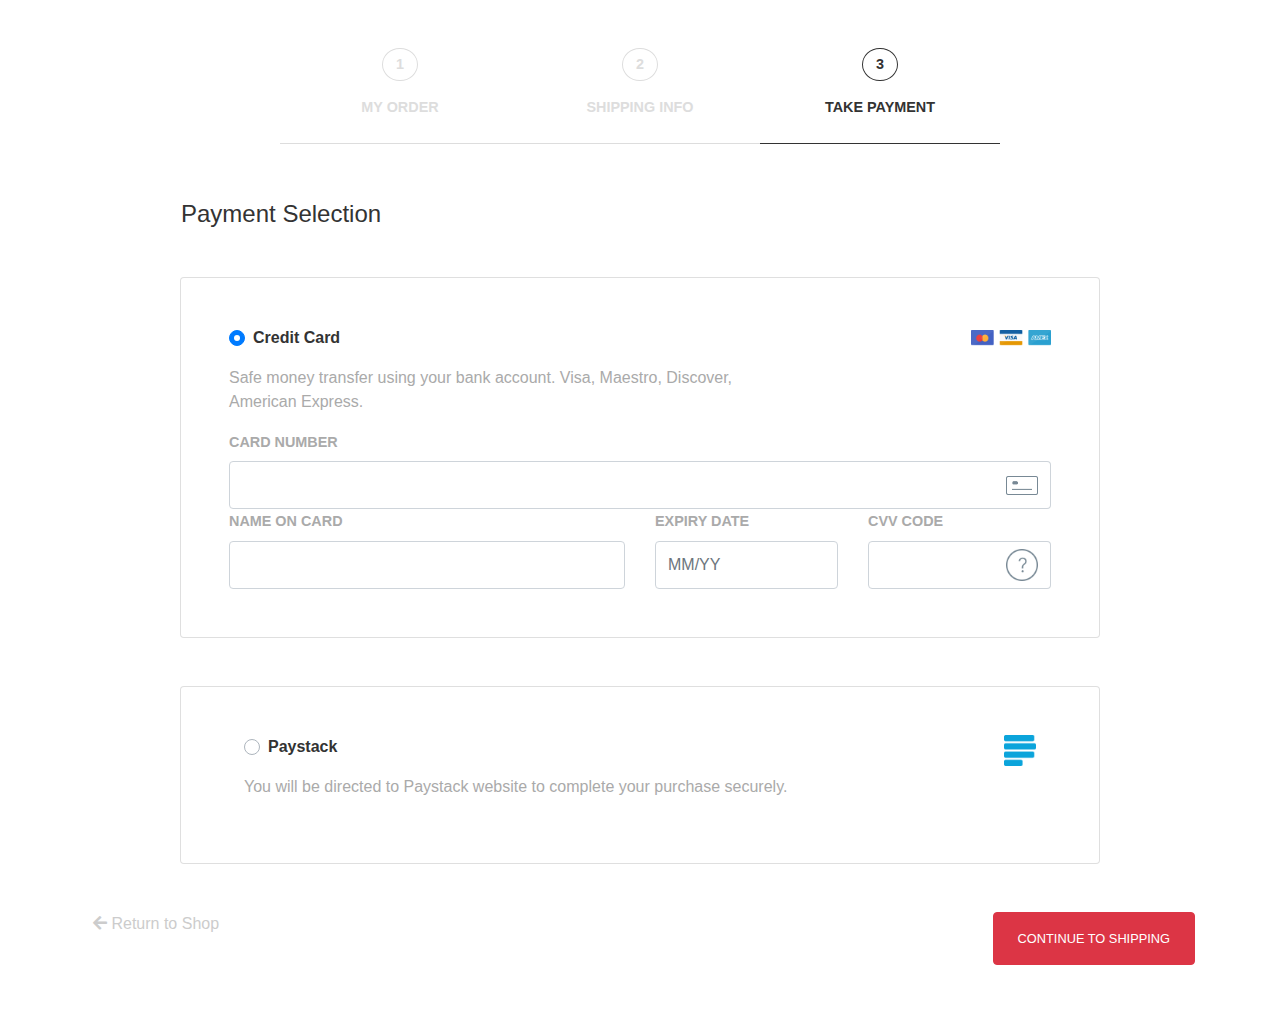
<file: payment-page3.html>
<!DOCTYPE html>
<html lang="en">
<head>
    <meta charset="UTF-8">
    <meta name="viewport" content="width=device-width, initial-scale=1.0">
    <title>E-commerce</title>
    <link rel="stylesheet" href="plugins/bootstrap/css/bootstrap.min.css">
    <link rel="stylesheet" href="plugins/fontawesome/css/all.min.css">
    <link rel="stylesheet" href="paymentPage.css">
</head>
<body>
    <main id="payment">
        <section>
            <div class="navbar navbar-expand pt-5 justify-content-center">
                <div class="row ">
                    <div class="col-12 ml-auto mr-auto">
                        <ul class="navbar-nav text-center justify-content-center">
                            <li class="border-bottom-light ">
                                <a href="payment-page1.html">
                                    <p class="first-para num-light">1</p>
                                    <p class="second-para2 mb-4"> MY ORDER </p>    
                                </a>
                            </li>
                            <li class="border-bottom-light">
                                <a href="payment-page2.html">
                                    <p class="first-para num-light"> 2 </p>
                                    <p class="second-para2 mb-4"> SHIPPING INFO </p>    
                                </a>
                            </li>
                            <li class=" border-bottom-dark">
                                <a href="payment-page3.html">
                                    <p class="num-dark"> 3 </p>
                                    <p class="second-para mb-4"> TAKE PAYMENT </p>    
                                </a>
                            </li>
                        </ul>
                    </div>
                </div>
            </div>
        </section>

        <section>
            <div class="container pt-5 text-left">
                <div class="ml-5 pl-5 mr-5 mb-5">
                    <h4>Payment Selection</h4>
                </div>
            </div>
        </section>

        <section>
            <div class="container">
                <div class="row">
                    <div class="col-md-1"></div>
                    <div class="col-md-10">
                        <div>
                            <form action="" method="POST">
                                <div class="card p-5">
                                    <div class="row">
                                        <div class="col-md-12">
                                            <div class="form-group">
                                                <label class="custom-control custom-radio ">
                                                    <input type="radio" name="myfilter_radio" checked="" class=" red-circle custom-control-input">
                                                    <div class="custom-control-label text-bold pb-0 mb-0">Credit Card 
                                                        <span class="float-right">
                                                            <img src="plugins/Assets/cards.png" class="icon-img" alt="credit cards images">
                                                        </span>
                                                    </div>
                                                </label> 
                                            </div> 
                                            <p class="pay-para">Safe money transfer using your bank account. Visa, Maestro, Discover, American Express.</p>
                                        </div>
                                        <div class="col-md-12">
                                            <label for="cardNumber">Card Number</label>
                                            <div class="input-group">
                                                <input type="number" class="form-control" name="">
                                                <div class="input-group-append">
                                                    <span class="input-group-text img-span btn">
                                                        <img src="plugins/Assets/card_icon.png" alt="card icon" class="icon-img2">
                                                    </span>
                                                </div>
                                            </div>                                        
                                         </div>
                                        <div class="col-md-6">
                                             <label for="cardName">Name on Card</label>
                                             <input type="text" name="" id="" class="form-control">
                                        </div>
                                        <div class="col-md-6">
                                            <div class="row">
                                                <div class="col-sm-6">
                                                     <label for="date">Expiry Date</label>
                                                     <input type="text" name="" id="" placeholder="MM/YY" class="form-control">
                                                </div>
                                                <div class="col-sm-6">
                                                    <label for="cardNumber">CVV Code</label>
                                                    <div class="input-group">
                                                        <input type="number" class="form-control" name="">
                                                        <div class="input-group-append">
                                                            <span class="input-group-text img-span btn">
                                                                <img src="plugins/Assets/info (1).png" alt="card icon" class="icon-img2">
                                                            </span>
                                                        </div>
                                                    </div>
                                                </div>
                                            </div>
                                        </div>
                                    </div>
                                </div>
                                <div class="card p-5 mt-5">
                                    <div class="row">
                                        <div class="col-md-12">
                                            <div class="col-md-12">
                                                <div class="form-group">
                                                    <label class="custom-control custom-radio ">
                                                        <input type="radio" name="myfilter_radio" class=" red-circle custom-control-input">
                                                        <div class="custom-control-label text-bold">Paystack 
                                                            <span class="float-right">
                                                                <img src="plugins/Assets/paystack.png" class="icon-img2" alt="credit cards images">
                                                            </span>
                                                        </div>
                                                    </label> 
                                                </div> 
                                                <p class="pay-para">You will be directed to Paystack website to complete your purchase securely.</p>
                                            </div>    
                                        </div>
                                    </div>
                                </div>
                            </form>
                        </div>
                    </div>
                    <div class="col-md-1"></div>
                </div>
            </div>
        </section>

        <section>
            <div class="container mb-5 mt-5">
                <div class="row">
                    <div class="col-6">
                        <a href="" class="arrow-light">
                            <i class="fa fa-arrow-left icon-light"></i> Return to Shop
                        </a>
                    </div>
                    <div class="col-6">
                        <div class="text-right">
                            <a href="payment-page2.html" class="btn btn-danger continue-btn pr-4 pl-4">CONTINUE TO SHIPPING</a>
                        </div>
                    </div>
                </div>
            </div>
        </section>    

    </main>

    <script src="plugins/bootstrap/js/jquery.min.js"></script>
    <script src="plugins/bootstrap/js/bootstrap.min.js"></script>
    <script src="paymentPage.js"></script>
</body>
</html>
</file>
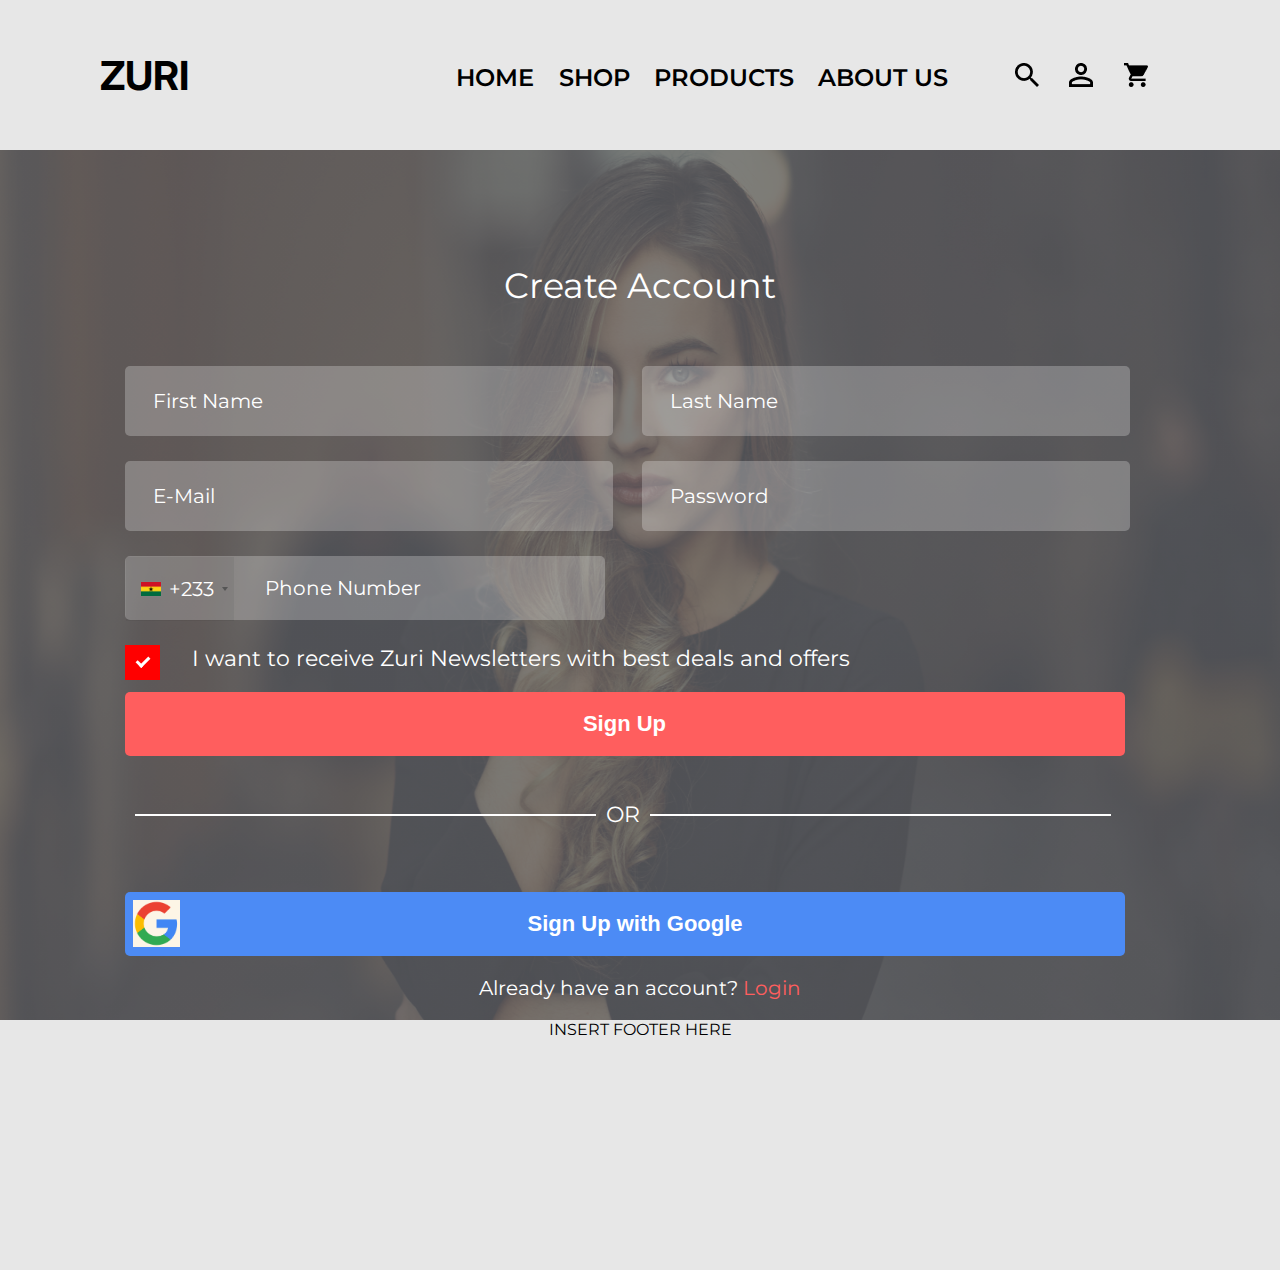
<file: web/signup-page.html>
<!DOCTYPE html>
<html lang="en">

<head>
    <meta charset="UTF-8">
    <meta name="viewport" content="width=device-width, initial-scale=1.0">
    <title>Sign Up</title>
    <link rel="stylesheet" href="../css/style.css">
    <link rel="stylesheet" href="../css/intlTelInput.css">
    <script src="../js/intlTelInput.min.js"></script>
</head>
<style>

</style>

<body>

    <div class="headerM">
        <div class="headerMm">
            <div class="logo">ZURI</div>
            <div class="linksMm">
                <div class="linksM">
                    <a href="!#">HOME</a>
                    <a href="!#">SHOP</a>
                    <a href="!#">PRODUCTS</a>
                    <a href="!#">ABOUT US</a>
                </div>
                <div class="icnsM">
                    <img src="../img/search.png" alt="search">
                    <img src="../img/profile.png" alt="profile">
                    <img src="../img/cart.png" alt="basket">
                </div>
            </div>
        </div>


    </div>
    <div class="content">
        <div class="create_account">Create Account</div>
        <div class="fillBody">
            <div>

                <form action="" class="formFill" method="get" name="enquiry">
                    <!-- <label for="fname">First Name:</label> -->
                    <input type="text" placeholder="First Name" id="fname">

                    <!-- <label for="lname">Last Name:</label> -->
                    <input type="text" placeholder="Last Name" id="lname">
                    <br>
                    <!-- <label for="uemail">Email</label> -->
                    <input type="text" placeholder="E-Mail" id="uemail" name="usermail">
                    <!-- <label for="pass">Password</label> -->
                    <input type="password" placeholder="Password" id="pass">
                    <br>
                    <!-- <label for="city">Phone Number</label> -->
                    <input type="tel" placeholder="Phone Number" id="phone"><br>
                    <!-- <input type="phonenumber" placeholder="Phone Number" id="phoneNumber">  -->

            </div>
            <div class="newsL"> <input type="checkbox" checked><span class="checkmark"></span>
                <p> I want to receive Zuri Newsletters with best deals
                    and offers</p>
            </div>
            </form>

            <button class="signup_button">Sign Up</button>
            <div class="hrOr">
                <hr>
                <p>OR</p>
                <hr>
            </div>
            <br>
            <button class="signup_google"><img class="google_png" src="../img/google.png" alt="google logo">
                <a href="!#">
                    Sign Up with
                    Google</a></button>

        </div>
        <div class="have_account">
            <p>Already have an account? <a href="!#">Login</a> </p>
        </div>
        <footer>
            INSERT FOOTER HERE
        </footer>
    </div>
    <script>
        var input = document.querySelector("#phone");
        window.intlTelInput(input, {
            initialCountry: 'gh',
            separateDialCode: true
        });
    </script>
</body>

</html>
</file>
<file: paymentPage.css>
*{
    margin: 0;
    background-color: #fff;
    color: #333;
}

/* #payment .navbar-nav li .first-para::after{
    content: "........................................................";
    position: absolute;
    bottom: 5rem;
    left: 31rem;
    color: #ccc;
    z-index: 999;
} */
.first-para{
    background-color: white;
}
#payment .navbar a:hover{
    text-decoration: none;
}
#payment .num-dark{
    display: inline-block;
    border-radius: 50%;
    border: .05rem solid #333;
    color: #333;
    font-size: .9rem;
    font-weight: 600;
    padding: .3rem .8rem .3rem .8rem;    
    background: white;
    z-index: 3;
    position: relative;
}
#payment .num-light{
    display: inline-block;
    border-radius: 50%;
    border: .05rem solid #ddd;
    color: #ddd;
    padding: .3rem .8rem .3rem .8rem;    
    font-weight: 600;
    font-size: .9rem;
}

#payment .second-para{
    font-weight: 600;
    font-size: .9rem;
    color: #333;
}
#payment .second-para2{
    color: #ddd;
    font-weight: 600;
    font-size: .9rem;
}
.border-bottom-light {
    border-bottom: .05rem solid #ddd;
    width: 15em;
}
.border-bottom-dark {
    border-bottom: .05rem solid #333;
    width: 15em;
}
.payment-icon{
    font-weight: 100;
}
.product-box{
    border-top: .05rem solid #ddd;
    border-bottom: .05rem solid #ddd;
    padding: 1.5rem 0;
}
.product-description{
    font-weight: 600;
}
.product-img {
    width: 5rem;
    height: 5rem;
}
#output , #output1{
    margin: 0 .5rem;
    font-weight: bold;
    font-size: 1.4rem;
}
#increment , #decrement ,#increment1 , #decrement1 {
    color: red;
    cursor: pointer;
    border: .05rem solid red;
    padding: .1rem .7rem .3rem .7rem;
    font-size: 1.9rem;
    border-radius: .5rem;
    font-family: 'Lucida Sans', 'Lucida Sans Regular', 'Lucida Grande', 'Lucida Sans Unicode', Geneva, Verdana, sans-serif;
}
.payment-amount {
    font-weight: 600;
    font-size: 1.5rem;
    letter-spacing: .1rem;
    font-family: -apple-system, BlinkMacSystemFont, 'Segoe UI', Roboto, Oxygen, Ubuntu, Cantarell, 'Open Sans', 'Helvetica Neue', sans-serif ;
}
.x{
    font-weight: 300;
    font-size: 1.6rem;
    font-family: 'Gill Sans', 'Gill Sans MT', Calibri, 'Trebuchet MS', sans-serif;
}


.voucher-box {
    border: .05rem solid red;
    border-radius: 2rem;
    padding: .8rem .5rem .9rem .5rem;
    /* margin: 3rem 0 0 3rem; */
    width: 16rem;
}
.border-right-light {
    margin-right: 1rem;
    font-size: .8rem;
    font-weight: 400;
    padding-left: 1rem;
}
.voucher-container{
    padding: 0 0 0 3rem;
    margin-top: 2rem;
    text-align: left;
}
.apply {
    font-size: .8rem;
    color: #ccc;
    font-weight: 600;
    transition: .5s;
    border-left: .05rem solid #ccc;
    padding: .8rem 0rem .9rem 1.5rem;
    border-radius: 2rem;
}
.apply:hover {
    color: #bbb;
    text-decoration: none;
}




.amount-box{
    text-align: right;
}
.total {
    font-size: 1.2rem;
    font-weight: bold;
}
.cost {
    font-size: 1.5rem;
    font-weight: bold;
    color: red;
    letter-spacing: .05rem;
    font-family: 'Gill Sans', 'Gill Sans MT', Calibri, 'Trebuchet MS', sans-serif;
}



.arrow-light {
    color: #ccc;
    font-family: 'Gill Sans', 'Gill Sans MT', Calibri, 'Trebuchet MS', sans-serif;
    padding-left: .5rem;
    transition: .5s;
}
.arrow-light:hover{
    text-decoration: none;
    color: #aaa;
}
.icon-light{
    /* background: #ccc; */
    color: #ccc;
}
.continue-btn{
    font-size: .8rem;
    font-family: 'Gill Sans', 'Gill Sans MT', Calibri, 'Trebuchet MS', sans-serif;
    padding-top: 1rem;
    padding-bottom: 1rem;
}



/*======================================Shipping Page========================================*/
#payment label {
    color: #aaa;
    font-size: .9rem;
    text-transform: uppercase;
    font-weight: 600;
}
#payment input , #payment select {
    height: 3rem;
    color: #555;
}
#payment input:focus{
    box-shadow: none;
    /* border: .05rem solid #ccc; */
}
.red-circle {
    background-color: red;
    color: red;
}
.next-btn{
    font-size: .8rem;
    font-family: 'Gill Sans', 'Gill Sans MT', Calibri, 'Trebuchet MS', sans-serif;
    width: 10rem;
}
.find {
    color: red;
    font-size: .8rem;
    padding: 0 1.3rem;
    transition: .5s;
    background: white;
    cursor: pointer;
}
.find:hover {
    color: rgb(212, 19, 19);
}
.custom-control-label {
    font-size: 1rem;
font-weight: 400;
text-transform: capitalize;
}
.text-bold {
    font-weight: bold;
    font-family: 'Gill Sans', 'Gill Sans MT', Calibri, 'Trebuchet MS', sans-serif;
}


/*------------------------------Take Payment Page--------------------------------------*/

.icon-img {
    width: 5rem;
}
.icon-img2 {
    width: 2rem;
}
#payment .img-span {
    border-left: none;
    background: white;
}
.pay-para {
    color: #aaa;
    margin-top: 0;
    width: 69%;
}





/*=======================================Media Queries======================*/

@media(max-width:767px){
    .border-bottom-light {
        width: 10em;
    }
    .border-bottom-dark {
        width: 10em;
    }
    .voucher-container {
        text-align: center;
        padding: 0;
        margin-bottom: 2rem;
    }
}

@media(max-width:492px){
    .border-bottom-light {
        width: 80%;
    }
    .border-bottom-dark {
        width: 80%;
    }
    #payment .second-para{
        font-size: .7rem;
    }
    #payment .second-para2{
        font-size: .7rem;
    } 
    #increment , #decrement , #increment1 , #decrement1{
        padding: .1rem .5rem .3rem .5rem;
        font-size: 1.3rem;
        border-radius: .4rem;
    } 
    .payment-amount {
        font-size: 1.2rem;
        letter-spacing: 0;

    }  
    .x{
        font-size: 1.2rem;
    } 
    #output , #output1{
        margin: 0 .2rem;
        font-size: 1rem;
    }
    .icon-img {
        width: 4rem;
    }
    
}
</file>
<file: css/style.css>
@import url("https://fonts.googleapis.com/css2?family=Inter:wght@700&family=Montserrat:wght@600&display=swap");

body {
  font-family: "Montserrat", sans-serif;
  min-height: 100vh;
  height: 100%;
  width: 100%;
  margin: 0;
}

.content {
  background: linear-gradient(rgba(0, 0, 0, 0.5), rgba(0, 0, 0, 0.5)),
    url(/img/background.png) no-repeat;
  background-size: 100% 100%;
  background-repeat: no-repeat;
  height: 1024px;
}

.formFill input:not(:last-child),
input#phone {
  width: 480px;
  height: 64px;
  background: rgba(255, 255, 255, 0.25);
  border-radius: 5px;
  margin: 0 25px 25px 0 !important;
  border-color: transparent;
}

::placeholder {
  font-family: "Montserrat", sans-serif;
  color: white;
  font-size: 20px;
  line-height: 24px;
  padding: 20px 24px;
}
input {
  font-family: "Montserrat", sans-serif;
  color: white;
  font-size: 20px;
}
.iti__selected-dial-code {
  font-family: "Montserrat", sans-serif;
  color: white;
  font-size: 20px;
  line-height: 24px;
  padding: 20px 2px;
}

.iti__selected-flag {
  margin-left: 0;
}
.create_account {
  text-align: center;
  font-family: "Montserrat", sans-serif;
  font-size: 35px;
  color: white;
  margin-bottom: 59px;
  padding-top: 114px;
}

.signup_button,
.signup_google {
  width: 1000px;
  height: 64px;
  font-style: normal;
  font-weight: bold;
  font-size: 22px;
  color: #ffffff;
  background: #ff5e5e;
  border-radius: 5px;
  border-color: transparent;
  cursor: pointer;
}

.signup_google {
  background: #4c8bf5;
  display: flex;
  flex-direction: row;
  position: relative;
}

.signup_google a {
  text-decoration: none;
  color: #ffffff;
  padding-left: 348px;
  padding-top: 16px;
}

img.google_png {
  height: 47px;
  background: oldlace;
  margin-top: 5px;
}

ul#iti-0__country-listbox {
  background: #613e3e;
  border-radius: 5px;
}

.iti__selected-flag {
  padding-left: 15px !important;
}

input[type="checkbox"] {
  height: 35px;
  width: 35px;
}

.newsL {
  display: flex;
  font-family: "Montserrat", sans-serif;
  height: 35px;
  font-size: 20px;
  font-style: normal;
  color: #ffffff;
  margin-bottom: 40px;
}

.newsL p {
  margin: 0;
  align-self: center;
  padding-left: 32px;
}

.have_account {
  font-size: 20px;
  color: #ffffff;
}

.have_account a {
  color: #ff5e5e;
  text-decoration: none;
}

#pass {
  background: #ffffff40, url(/img/group.png) no-repeat;
}

.iti__country-list {
  width: 479px;
}

.hrOr {
  display: flex;
  flex-direction: row;
  margin: 45px 34px 45px 0;
}

.hrOr hr {
  border: 1px solid #ffffff;
  width: 100%;
  height: 0px;
  align-self: center;
  margin: 10.41px;
}

.hrOr p {
  color: #ffffff;
  font-size: 22px;
  margin: 0;
}

.have_account p {
  text-align: center;
}

.fillBody {
  width: 1031px;
  margin: auto;
}

.headerM {
  width: 100%;
  background: #e7e7e7;
  height: 150px;
  color: #000000;
  font-family: "Inter", sans-serif;
}

.logo {
  height: 48px;
  font-style: normal;
  font-weight: bold;
  font-size: 40px;
  flex-grow: 1;
}

footer {
  height: 250px;
  width: 100%;
  background: #e7e7e7;
  text-align: center;
  position: absolute;
}

.linksMm {
  display: flex;
  justify-content: space-evenly;
  flex-grow: 1;
  height: 24px;
  margin: auto;
}

.icnsM {
  flex-grow: 1;
  display: flex;
  justify-content: space-evenly;
  padding-left: 12px;
}

.linksM {
  flex-grow: 1;
  display: flex;
  justify-content: space-evenly;
}

.linksM a {
  text-decoration: none;
  font-style: normal;
  font-weight: 600;
  font-family: "Montserrat", sans-serif;
  font-size: 24px;

  color: #000000;
}

.headerMm {
  display: flex;
  padding-left: 100px;
  padding-right: 102px;
  padding-top: 51px;
  flex-direction: row;
  justify-content: space-evenly;
}
/* The newsL */
.newsL {
  display: block;
  position: relative;
  padding-left: 35px;
  margin-bottom: 12px;
  cursor: pointer;
  font-size: 22px;
  -webkit-user-select: none;
  -moz-user-select: none;
  -ms-user-select: none;
  user-select: none;
}

/* Hide the browser's default checkbox */
.newsL input {
  position: absolute;
  opacity: 0;
  cursor: pointer;
  height: 0;
  width: 0;
}

/* Create a custom checkbox */
.checkmark {
  position: absolute;
  top: 0;
  left: 0;
  height: 35px;
  width: 35px;
  background-color: #eee;
}

/* When the checkbox is checked, add a blue background */
.newsL input:checked ~ .checkmark {
  background-color: red;
}

/* Create the checkmark/indicator (hidden when not checked) */
.checkmark:after {
  content: "";
  position: absolute;
  display: none;
}

/* Show the checkmark when checked */
.newsL input:checked ~ .checkmark:after {
  display: block;
}

/* Style the checkmark/indicator */
.newsL .checkmark:after {
  left: 14px;
  top: 9px;
  width: 5px;
  height: 10px;
  border: solid white;
  border-width: 0 3px 3px 0;
  -webkit-transform: rotate(45deg);
  -ms-transform: rotate(45deg);
  transform: rotate(45deg);
}
</file>
<file: css/intlTelInput.css>
.iti {
  position: relative;
  display: inline-block;
}
.iti * {
  box-sizing: border-box;
  -moz-box-sizing: border-box;
}
.iti__hide {
  display: none;
}
.iti__v-hide {
  visibility: hidden;
}
.iti input,
.iti input[type="text"],
.iti input[type="tel"] {
  position: relative;
  z-index: 0;
  margin-top: 0 !important;
  margin-bottom: 0 !important;
  padding-right: 36px;
  margin-right: 0;
}
.iti__flag-container {
  position: absolute;
  top: 0;
  bottom: 0;
  right: 0;
  padding: 1px;
}
.iti__selected-flag {
  z-index: 1;
  position: relative;
  display: flex;
  align-items: center;
  /* height: 100%; */
  padding: 0 6px 0 8px;
}
.iti__arrow {
  margin-left: 6px;
  width: 0;
  height: 0;
  border-left: 3px solid transparent;
  border-right: 3px solid transparent;
  border-top: 4px solid #555;
}
.iti__arrow--up {
  border-top: none;
  border-bottom: 4px solid #555;
}
.iti__country-list {
  position: absolute;
  z-index: 2;
  list-style: none;
  text-align: left;
  padding: 0;
  margin: 0 0 0 -1px;
  box-shadow: 1px 1px 4px rgba(0, 0, 0, 0.2);
  background-color: white;
  border: 1px solid #ccc;
  white-space: nowrap;
  max-height: 200px;
  overflow-y: scroll;
  -webkit-overflow-scrolling: touch;
}
.iti__country-list--dropup {
  bottom: 100%;
  margin-bottom: -1px;
}
@media (max-width: 500px) {
  .iti__country-list {
    white-space: normal;
  }
}
.iti__flag-box {
  display: inline-block;
  width: 20px;
}
.iti__divider {
  padding-bottom: 5px;
  margin-bottom: 5px;
  border-bottom: 1px solid #ccc;
}
.iti__country {
  padding: 5px 10px;
  outline: none;
}
.iti__dial-code {
  color: #999;
}
.iti__country.iti__highlight {
  background-color: rgba(0, 0, 0, 0.05);
}
.iti__flag-box,
.iti__country-name,
.iti__dial-code {
  vertical-align: middle;
}
.iti__flag-box,
.iti__country-name {
  margin-right: 6px;
}
.iti--allow-dropdown input,
.iti--allow-dropdown input[type="text"],
.iti--allow-dropdown input[type="tel"],
.iti--separate-dial-code input,
.iti--separate-dial-code input[type="text"],
.iti--separate-dial-code input[type="tel"] {
  padding-right: 6px;
  padding-left: 52px;
  margin-left: 0;
}
.iti--allow-dropdown .iti__flag-container,
.iti--separate-dial-code .iti__flag-container {
  right: auto;
  left: 0;
}
.iti--allow-dropdown .iti__flag-container:hover {
  cursor: pointer;
}
.iti--allow-dropdown .iti__flag-container:hover .iti__selected-flag {
  background-color: rgba(0, 0, 0, 0.05);
}
.iti--allow-dropdown input[disabled] + .iti__flag-container:hover,
.iti--allow-dropdown input[readonly] + .iti__flag-container:hover {
  cursor: default;
}
.iti--allow-dropdown
  input[disabled]
  + .iti__flag-container:hover
  .iti__selected-flag,
.iti--allow-dropdown
  input[readonly]
  + .iti__flag-container:hover
  .iti__selected-flag {
  background-color: transparent;
}
.iti--separate-dial-code .iti__selected-flag {
  background-color: rgba(0, 0, 0, 0.05);
}
.iti--separate-dial-code .iti__selected-dial-code {
  margin-left: 6px;
}
.iti--container {
  position: absolute;
  top: -1000px;
  left: -1000px;
  z-index: 1060;
  padding: 1px;
}
.iti--container:hover {
  cursor: pointer;
}

.iti-mobile .iti--container {
  top: 30px;
  bottom: 30px;
  left: 30px;
  right: 30px;
  position: fixed;
}

.iti-mobile .iti__country-list {
  max-height: 100%;
  width: 100%;
}

.iti-mobile .iti__country {
  padding: 10px 10px;
  line-height: 1.5em;
}

.iti__flag {
  width: 20px;
}
.iti__flag.iti__be {
  width: 18px;
}
.iti__flag.iti__ch {
  width: 15px;
}
.iti__flag.iti__mc {
  width: 19px;
}
.iti__flag.iti__ne {
  width: 18px;
}
.iti__flag.iti__np {
  width: 13px;
}
.iti__flag.iti__va {
  width: 15px;
}
@media (-webkit-min-device-pixel-ratio: 2), (min-resolution: 192dpi) {
  .iti__flag {
    background-size: 5652px 15px;
  }
}
.iti__flag.iti__ac {
  height: 10px;
  background-position: 0px 0px;
}
.iti__flag.iti__ad {
  height: 14px;
  background-position: -22px 0px;
}
.iti__flag.iti__ae {
  height: 10px;
  background-position: -44px 0px;
}
.iti__flag.iti__af {
  height: 14px;
  background-position: -66px 0px;
}
.iti__flag.iti__ag {
  height: 14px;
  background-position: -88px 0px;
}
.iti__flag.iti__ai {
  height: 10px;
  background-position: -110px 0px;
}
.iti__flag.iti__al {
  height: 15px;
  background-position: -132px 0px;
}
.iti__flag.iti__am {
  height: 10px;
  background-position: -154px 0px;
}
.iti__flag.iti__ao {
  height: 14px;
  background-position: -176px 0px;
}
.iti__flag.iti__aq {
  height: 14px;
  background-position: -198px 0px;
}
.iti__flag.iti__ar {
  height: 13px;
  background-position: -220px 0px;
}
.iti__flag.iti__as {
  height: 10px;
  background-position: -242px 0px;
}
.iti__flag.iti__at {
  height: 14px;
  background-position: -264px 0px;
}
.iti__flag.iti__au {
  height: 10px;
  background-position: -286px 0px;
}
.iti__flag.iti__aw {
  height: 14px;
  background-position: -308px 0px;
}
.iti__flag.iti__ax {
  height: 13px;
  background-position: -330px 0px;
}
.iti__flag.iti__az {
  height: 10px;
  background-position: -352px 0px;
}
.iti__flag.iti__ba {
  height: 10px;
  background-position: -374px 0px;
}
.iti__flag.iti__bb {
  height: 14px;
  background-position: -396px 0px;
}
.iti__flag.iti__bd {
  height: 12px;
  background-position: -418px 0px;
}
.iti__flag.iti__be {
  height: 15px;
  background-position: -440px 0px;
}
.iti__flag.iti__bf {
  height: 14px;
  background-position: -460px 0px;
}
.iti__flag.iti__bg {
  height: 12px;
  background-position: -482px 0px;
}
.iti__flag.iti__bh {
  height: 12px;
  background-position: -504px 0px;
}
.iti__flag.iti__bi {
  height: 12px;
  background-position: -526px 0px;
}
.iti__flag.iti__bj {
  height: 14px;
  background-position: -548px 0px;
}
.iti__flag.iti__bl {
  height: 14px;
  background-position: -570px 0px;
}
.iti__flag.iti__bm {
  height: 10px;
  background-position: -592px 0px;
}
.iti__flag.iti__bn {
  height: 10px;
  background-position: -614px 0px;
}
.iti__flag.iti__bo {
  height: 14px;
  background-position: -636px 0px;
}
.iti__flag.iti__bq {
  height: 14px;
  background-position: -658px 0px;
}
.iti__flag.iti__br {
  height: 14px;
  background-position: -680px 0px;
}
.iti__flag.iti__bs {
  height: 10px;
  background-position: -702px 0px;
}
.iti__flag.iti__bt {
  height: 14px;
  background-position: -724px 0px;
}
.iti__flag.iti__bv {
  height: 15px;
  background-position: -746px 0px;
}
.iti__flag.iti__bw {
  height: 14px;
  background-position: -768px 0px;
}
.iti__flag.iti__by {
  height: 10px;
  background-position: -790px 0px;
}
.iti__flag.iti__bz {
  height: 14px;
  background-position: -812px 0px;
}
.iti__flag.iti__ca {
  height: 10px;
  background-position: -834px 0px;
}
.iti__flag.iti__cc {
  height: 10px;
  background-position: -856px 0px;
}
.iti__flag.iti__cd {
  height: 15px;
  background-position: -878px 0px;
}
.iti__flag.iti__cf {
  height: 14px;
  background-position: -900px 0px;
}
.iti__flag.iti__cg {
  height: 14px;
  background-position: -922px 0px;
}
.iti__flag.iti__ch {
  height: 15px;
  background-position: -944px 0px;
}
.iti__flag.iti__ci {
  height: 14px;
  background-position: -961px 0px;
}
.iti__flag.iti__ck {
  height: 10px;
  background-position: -983px 0px;
}
.iti__flag.iti__cl {
  height: 14px;
  background-position: -1005px 0px;
}
.iti__flag.iti__cm {
  height: 14px;
  background-position: -1027px 0px;
}
.iti__flag.iti__cn {
  height: 14px;
  background-position: -1049px 0px;
}
.iti__flag.iti__co {
  height: 14px;
  background-position: -1071px 0px;
}
.iti__flag.iti__cp {
  height: 14px;
  background-position: -1093px 0px;
}
.iti__flag.iti__cr {
  height: 12px;
  background-position: -1115px 0px;
}
.iti__flag.iti__cu {
  height: 10px;
  background-position: -1137px 0px;
}
.iti__flag.iti__cv {
  height: 12px;
  background-position: -1159px 0px;
}
.iti__flag.iti__cw {
  height: 14px;
  background-position: -1181px 0px;
}
.iti__flag.iti__cx {
  height: 10px;
  background-position: -1203px 0px;
}
.iti__flag.iti__cy {
  height: 14px;
  background-position: -1225px 0px;
}
.iti__flag.iti__cz {
  height: 14px;
  background-position: -1247px 0px;
}
.iti__flag.iti__de {
  height: 12px;
  background-position: -1269px 0px;
}
.iti__flag.iti__dg {
  height: 10px;
  background-position: -1291px 0px;
}
.iti__flag.iti__dj {
  height: 14px;
  background-position: -1313px 0px;
}
.iti__flag.iti__dk {
  height: 15px;
  background-position: -1335px 0px;
}
.iti__flag.iti__dm {
  height: 10px;
  background-position: -1357px 0px;
}
.iti__flag.iti__do {
  height: 14px;
  background-position: -1379px 0px;
}
.iti__flag.iti__dz {
  height: 14px;
  background-position: -1401px 0px;
}
.iti__flag.iti__ea {
  height: 14px;
  background-position: -1423px 0px;
}
.iti__flag.iti__ec {
  height: 14px;
  background-position: -1445px 0px;
}
.iti__flag.iti__ee {
  height: 13px;
  background-position: -1467px 0px;
}
.iti__flag.iti__eg {
  height: 14px;
  background-position: -1489px 0px;
}
.iti__flag.iti__eh {
  height: 10px;
  background-position: -1511px 0px;
}
.iti__flag.iti__er {
  height: 10px;
  background-position: -1533px 0px;
}
.iti__flag.iti__es {
  height: 14px;
  background-position: -1555px 0px;
}
.iti__flag.iti__et {
  height: 10px;
  background-position: -1577px 0px;
}
.iti__flag.iti__eu {
  height: 14px;
  background-position: -1599px 0px;
}
.iti__flag.iti__fi {
  height: 12px;
  background-position: -1621px 0px;
}
.iti__flag.iti__fj {
  height: 10px;
  background-position: -1643px 0px;
}
.iti__flag.iti__fk {
  height: 10px;
  background-position: -1665px 0px;
}
.iti__flag.iti__fm {
  height: 11px;
  background-position: -1687px 0px;
}
.iti__flag.iti__fo {
  height: 15px;
  background-position: -1709px 0px;
}
.iti__flag.iti__fr {
  height: 14px;
  background-position: -1731px 0px;
}
.iti__flag.iti__ga {
  height: 15px;
  background-position: -1753px 0px;
}
.iti__flag.iti__gb {
  height: 10px;
  background-position: -1775px 0px;
}
.iti__flag.iti__gd {
  height: 12px;
  background-position: -1797px 0px;
}
.iti__flag.iti__ge {
  height: 14px;
  background-position: -1819px 0px;
}
.iti__flag.iti__gf {
  height: 14px;
  background-position: -1841px 0px;
}
.iti__flag.iti__gg {
  height: 14px;
  background-position: -1863px 0px;
}
.iti__flag.iti__gh {
  height: 14px;
  background-position: -1885px 0px;
}
.iti__flag.iti__gi {
  height: 10px;
  background-position: -1907px 0px;
}
.iti__flag.iti__gl {
  height: 14px;
  background-position: -1929px 0px;
}
.iti__flag.iti__gm {
  height: 14px;
  background-position: -1951px 0px;
}
.iti__flag.iti__gn {
  height: 14px;
  background-position: -1973px 0px;
}
.iti__flag.iti__gp {
  height: 14px;
  background-position: -1995px 0px;
}
.iti__flag.iti__gq {
  height: 14px;
  background-position: -2017px 0px;
}
.iti__flag.iti__gr {
  height: 14px;
  background-position: -2039px 0px;
}
.iti__flag.iti__gs {
  height: 10px;
  background-position: -2061px 0px;
}
.iti__flag.iti__gt {
  height: 13px;
  background-position: -2083px 0px;
}
.iti__flag.iti__gu {
  height: 11px;
  background-position: -2105px 0px;
}
.iti__flag.iti__gw {
  height: 10px;
  background-position: -2127px 0px;
}
.iti__flag.iti__gy {
  height: 12px;
  background-position: -2149px 0px;
}
.iti__flag.iti__hk {
  height: 14px;
  background-position: -2171px 0px;
}
.iti__flag.iti__hm {
  height: 10px;
  background-position: -2193px 0px;
}
.iti__flag.iti__hn {
  height: 10px;
  background-position: -2215px 0px;
}
.iti__flag.iti__hr {
  height: 10px;
  background-position: -2237px 0px;
}
.iti__flag.iti__ht {
  height: 12px;
  background-position: -2259px 0px;
}
.iti__flag.iti__hu {
  height: 10px;
  background-position: -2281px 0px;
}
.iti__flag.iti__ic {
  height: 14px;
  background-position: -2303px 0px;
}
.iti__flag.iti__id {
  height: 14px;
  background-position: -2325px 0px;
}
.iti__flag.iti__ie {
  height: 10px;
  background-position: -2347px 0px;
}
.iti__flag.iti__il {
  height: 15px;
  background-position: -2369px 0px;
}
.iti__flag.iti__im {
  height: 10px;
  background-position: -2391px 0px;
}
.iti__flag.iti__in {
  height: 14px;
  background-position: -2413px 0px;
}
.iti__flag.iti__io {
  height: 10px;
  background-position: -2435px 0px;
}
.iti__flag.iti__iq {
  height: 14px;
  background-position: -2457px 0px;
}
.iti__flag.iti__ir {
  height: 12px;
  background-position: -2479px 0px;
}
.iti__flag.iti__is {
  height: 15px;
  background-position: -2501px 0px;
}
.iti__flag.iti__it {
  height: 14px;
  background-position: -2523px 0px;
}
.iti__flag.iti__je {
  height: 12px;
  background-position: -2545px 0px;
}
.iti__flag.iti__jm {
  height: 10px;
  background-position: -2567px 0px;
}
.iti__flag.iti__jo {
  height: 10px;
  background-position: -2589px 0px;
}
.iti__flag.iti__jp {
  height: 14px;
  background-position: -2611px 0px;
}
.iti__flag.iti__ke {
  height: 14px;
  background-position: -2633px 0px;
}
.iti__flag.iti__kg {
  height: 12px;
  background-position: -2655px 0px;
}
.iti__flag.iti__kh {
  height: 13px;
  background-position: -2677px 0px;
}
.iti__flag.iti__ki {
  height: 10px;
  background-position: -2699px 0px;
}
.iti__flag.iti__km {
  height: 12px;
  background-position: -2721px 0px;
}
.iti__flag.iti__kn {
  height: 14px;
  background-position: -2743px 0px;
}
.iti__flag.iti__kp {
  height: 10px;
  background-position: -2765px 0px;
}
.iti__flag.iti__kr {
  height: 14px;
  background-position: -2787px 0px;
}
.iti__flag.iti__kw {
  height: 10px;
  background-position: -2809px 0px;
}
.iti__flag.iti__ky {
  height: 10px;
  background-position: -2831px 0px;
}
.iti__flag.iti__kz {
  height: 10px;
  background-position: -2853px 0px;
}
.iti__flag.iti__la {
  height: 14px;
  background-position: -2875px 0px;
}
.iti__flag.iti__lb {
  height: 14px;
  background-position: -2897px 0px;
}
.iti__flag.iti__lc {
  height: 10px;
  background-position: -2919px 0px;
}
.iti__flag.iti__li {
  height: 12px;
  background-position: -2941px 0px;
}
.iti__flag.iti__lk {
  height: 10px;
  background-position: -2963px 0px;
}
.iti__flag.iti__lr {
  height: 11px;
  background-position: -2985px 0px;
}
.iti__flag.iti__ls {
  height: 14px;
  background-position: -3007px 0px;
}
.iti__flag.iti__lt {
  height: 12px;
  background-position: -3029px 0px;
}
.iti__flag.iti__lu {
  height: 12px;
  background-position: -3051px 0px;
}
.iti__flag.iti__lv {
  height: 10px;
  background-position: -3073px 0px;
}
.iti__flag.iti__ly {
  height: 10px;
  background-position: -3095px 0px;
}
.iti__flag.iti__ma {
  height: 14px;
  background-position: -3117px 0px;
}
.iti__flag.iti__mc {
  height: 15px;
  background-position: -3139px 0px;
}
.iti__flag.iti__md {
  height: 10px;
  background-position: -3160px 0px;
}
.iti__flag.iti__me {
  height: 10px;
  background-position: -3182px 0px;
}
.iti__flag.iti__mf {
  height: 14px;
  background-position: -3204px 0px;
}
.iti__flag.iti__mg {
  height: 14px;
  background-position: -3226px 0px;
}
.iti__flag.iti__mh {
  height: 11px;
  background-position: -3248px 0px;
}
.iti__flag.iti__mk {
  height: 10px;
  background-position: -3270px 0px;
}
.iti__flag.iti__ml {
  height: 14px;
  background-position: -3292px 0px;
}
.iti__flag.iti__mm {
  height: 14px;
  background-position: -3314px 0px;
}
.iti__flag.iti__mn {
  height: 10px;
  background-position: -3336px 0px;
}
.iti__flag.iti__mo {
  height: 14px;
  background-position: -3358px 0px;
}
.iti__flag.iti__mp {
  height: 10px;
  background-position: -3380px 0px;
}
.iti__flag.iti__mq {
  height: 14px;
  background-position: -3402px 0px;
}
.iti__flag.iti__mr {
  height: 14px;
  background-position: -3424px 0px;
}
.iti__flag.iti__ms {
  height: 10px;
  background-position: -3446px 0px;
}
.iti__flag.iti__mt {
  height: 14px;
  background-position: -3468px 0px;
}
.iti__flag.iti__mu {
  height: 14px;
  background-position: -3490px 0px;
}
.iti__flag.iti__mv {
  height: 14px;
  background-position: -3512px 0px;
}
.iti__flag.iti__mw {
  height: 14px;
  background-position: -3534px 0px;
}
.iti__flag.iti__mx {
  height: 12px;
  background-position: -3556px 0px;
}
.iti__flag.iti__my {
  height: 10px;
  background-position: -3578px 0px;
}
.iti__flag.iti__mz {
  height: 14px;
  background-position: -3600px 0px;
}
.iti__flag.iti__na {
  height: 14px;
  background-position: -3622px 0px;
}
.iti__flag.iti__nc {
  height: 10px;
  background-position: -3644px 0px;
}
.iti__flag.iti__ne {
  height: 15px;
  background-position: -3666px 0px;
}
.iti__flag.iti__nf {
  height: 10px;
  background-position: -3686px 0px;
}
.iti__flag.iti__ng {
  height: 10px;
  background-position: -3708px 0px;
}
.iti__flag.iti__ni {
  height: 12px;
  background-position: -3730px 0px;
}
.iti__flag.iti__nl {
  height: 14px;
  background-position: -3752px 0px;
}
.iti__flag.iti__no {
  height: 15px;
  background-position: -3774px 0px;
}
.iti__flag.iti__np {
  height: 15px;
  background-position: -3796px 0px;
}
.iti__flag.iti__nr {
  height: 10px;
  background-position: -3811px 0px;
}
.iti__flag.iti__nu {
  height: 10px;
  background-position: -3833px 0px;
}
.iti__flag.iti__nz {
  height: 10px;
  background-position: -3855px 0px;
}
.iti__flag.iti__om {
  height: 10px;
  background-position: -3877px 0px;
}
.iti__flag.iti__pa {
  height: 14px;
  background-position: -3899px 0px;
}
.iti__flag.iti__pe {
  height: 14px;
  background-position: -3921px 0px;
}
.iti__flag.iti__pf {
  height: 14px;
  background-position: -3943px 0px;
}
.iti__flag.iti__pg {
  height: 15px;
  background-position: -3965px 0px;
}
.iti__flag.iti__ph {
  height: 10px;
  background-position: -3987px 0px;
}
.iti__flag.iti__pk {
  height: 14px;
  background-position: -4009px 0px;
}
.iti__flag.iti__pl {
  height: 13px;
  background-position: -4031px 0px;
}
.iti__flag.iti__pm {
  height: 14px;
  background-position: -4053px 0px;
}
.iti__flag.iti__pn {
  height: 10px;
  background-position: -4075px 0px;
}
.iti__flag.iti__pr {
  height: 14px;
  background-position: -4097px 0px;
}
.iti__flag.iti__ps {
  height: 10px;
  background-position: -4119px 0px;
}
.iti__flag.iti__pt {
  height: 14px;
  background-position: -4141px 0px;
}
.iti__flag.iti__pw {
  height: 13px;
  background-position: -4163px 0px;
}
.iti__flag.iti__py {
  height: 11px;
  background-position: -4185px 0px;
}
.iti__flag.iti__qa {
  height: 8px;
  background-position: -4207px 0px;
}
.iti__flag.iti__re {
  height: 14px;
  background-position: -4229px 0px;
}
.iti__flag.iti__ro {
  height: 14px;
  background-position: -4251px 0px;
}
.iti__flag.iti__rs {
  height: 14px;
  background-position: -4273px 0px;
}
.iti__flag.iti__ru {
  height: 14px;
  background-position: -4295px 0px;
}
.iti__flag.iti__rw {
  height: 14px;
  background-position: -4317px 0px;
}
.iti__flag.iti__sa {
  height: 14px;
  background-position: -4339px 0px;
}
.iti__flag.iti__sb {
  height: 10px;
  background-position: -4361px 0px;
}
.iti__flag.iti__sc {
  height: 10px;
  background-position: -4383px 0px;
}
.iti__flag.iti__sd {
  height: 10px;
  background-position: -4405px 0px;
}
.iti__flag.iti__se {
  height: 13px;
  background-position: -4427px 0px;
}
.iti__flag.iti__sg {
  height: 14px;
  background-position: -4449px 0px;
}
.iti__flag.iti__sh {
  height: 10px;
  background-position: -4471px 0px;
}
.iti__flag.iti__si {
  height: 10px;
  background-position: -4493px 0px;
}
.iti__flag.iti__sj {
  height: 15px;
  background-position: -4515px 0px;
}
.iti__flag.iti__sk {
  height: 14px;
  background-position: -4537px 0px;
}
.iti__flag.iti__sl {
  height: 14px;
  background-position: -4559px 0px;
}
.iti__flag.iti__sm {
  height: 15px;
  background-position: -4581px 0px;
}
.iti__flag.iti__sn {
  height: 14px;
  background-position: -4603px 0px;
}
.iti__flag.iti__so {
  height: 14px;
  background-position: -4625px 0px;
}
.iti__flag.iti__sr {
  height: 14px;
  background-position: -4647px 0px;
}
.iti__flag.iti__ss {
  height: 10px;
  background-position: -4669px 0px;
}
.iti__flag.iti__st {
  height: 10px;
  background-position: -4691px 0px;
}
.iti__flag.iti__sv {
  height: 12px;
  background-position: -4713px 0px;
}
.iti__flag.iti__sx {
  height: 14px;
  background-position: -4735px 0px;
}
.iti__flag.iti__sy {
  height: 14px;
  background-position: -4757px 0px;
}
.iti__flag.iti__sz {
  height: 14px;
  background-position: -4779px 0px;
}
.iti__flag.iti__ta {
  height: 10px;
  background-position: -4801px 0px;
}
.iti__flag.iti__tc {
  height: 10px;
  background-position: -4823px 0px;
}
.iti__flag.iti__td {
  height: 14px;
  background-position: -4845px 0px;
}
.iti__flag.iti__tf {
  height: 14px;
  background-position: -4867px 0px;
}
.iti__flag.iti__tg {
  height: 13px;
  background-position: -4889px 0px;
}
.iti__flag.iti__th {
  height: 14px;
  background-position: -4911px 0px;
}
.iti__flag.iti__tj {
  height: 10px;
  background-position: -4933px 0px;
}
.iti__flag.iti__tk {
  height: 10px;
  background-position: -4955px 0px;
}
.iti__flag.iti__tl {
  height: 10px;
  background-position: -4977px 0px;
}
.iti__flag.iti__tm {
  height: 14px;
  background-position: -4999px 0px;
}
.iti__flag.iti__tn {
  height: 14px;
  background-position: -5021px 0px;
}
.iti__flag.iti__to {
  height: 10px;
  background-position: -5043px 0px;
}
.iti__flag.iti__tr {
  height: 14px;
  background-position: -5065px 0px;
}
.iti__flag.iti__tt {
  height: 12px;
  background-position: -5087px 0px;
}
.iti__flag.iti__tv {
  height: 10px;
  background-position: -5109px 0px;
}
.iti__flag.iti__tw {
  height: 14px;
  background-position: -5131px 0px;
}
.iti__flag.iti__tz {
  height: 14px;
  background-position: -5153px 0px;
}
.iti__flag.iti__ua {
  height: 14px;
  background-position: -5175px 0px;
}
.iti__flag.iti__ug {
  height: 14px;
  background-position: -5197px 0px;
}
.iti__flag.iti__um {
  height: 11px;
  background-position: -5219px 0px;
}
.iti__flag.iti__un {
  height: 14px;
  background-position: -5241px 0px;
}
.iti__flag.iti__us {
  height: 11px;
  background-position: -5263px 0px;
}
.iti__flag.iti__uy {
  height: 14px;
  background-position: -5285px 0px;
}
.iti__flag.iti__uz {
  height: 10px;
  background-position: -5307px 0px;
}
.iti__flag.iti__va {
  height: 15px;
  background-position: -5329px 0px;
}
.iti__flag.iti__vc {
  height: 14px;
  background-position: -5346px 0px;
}
.iti__flag.iti__ve {
  height: 14px;
  background-position: -5368px 0px;
}
.iti__flag.iti__vg {
  height: 10px;
  background-position: -5390px 0px;
}
.iti__flag.iti__vi {
  height: 14px;
  background-position: -5412px 0px;
}
.iti__flag.iti__vn {
  height: 14px;
  background-position: -5434px 0px;
}
.iti__flag.iti__vu {
  height: 12px;
  background-position: -5456px 0px;
}
.iti__flag.iti__wf {
  height: 14px;
  background-position: -5478px 0px;
}
.iti__flag.iti__ws {
  height: 10px;
  background-position: -5500px 0px;
}
.iti__flag.iti__xk {
  height: 15px;
  background-position: -5522px 0px;
}
.iti__flag.iti__ye {
  height: 14px;
  background-position: -5544px 0px;
}
.iti__flag.iti__yt {
  height: 14px;
  background-position: -5566px 0px;
}
.iti__flag.iti__za {
  height: 14px;
  background-position: -5588px 0px;
}
.iti__flag.iti__zm {
  height: 14px;
  background-position: -5610px 0px;
}
.iti__flag.iti__zw {
  height: 10px;
  background-position: -5632px 0px;
}

.iti__flag {
  height: 15px;
  box-shadow: 0px 0px 1px 0px #888;
  background-image: url("../img/flags.png");
  background-repeat: no-repeat;
  background-color: #dbdbdb;
  background-position: 20px 0;
}
@media (-webkit-min-device-pixel-ratio: 2), (min-resolution: 192dpi) {
  .iti__flag {
    background-image: url("../img/flags@2x.png");
  }
}

.iti__flag.iti__np {
  background-color: transparent;
}
</file>
